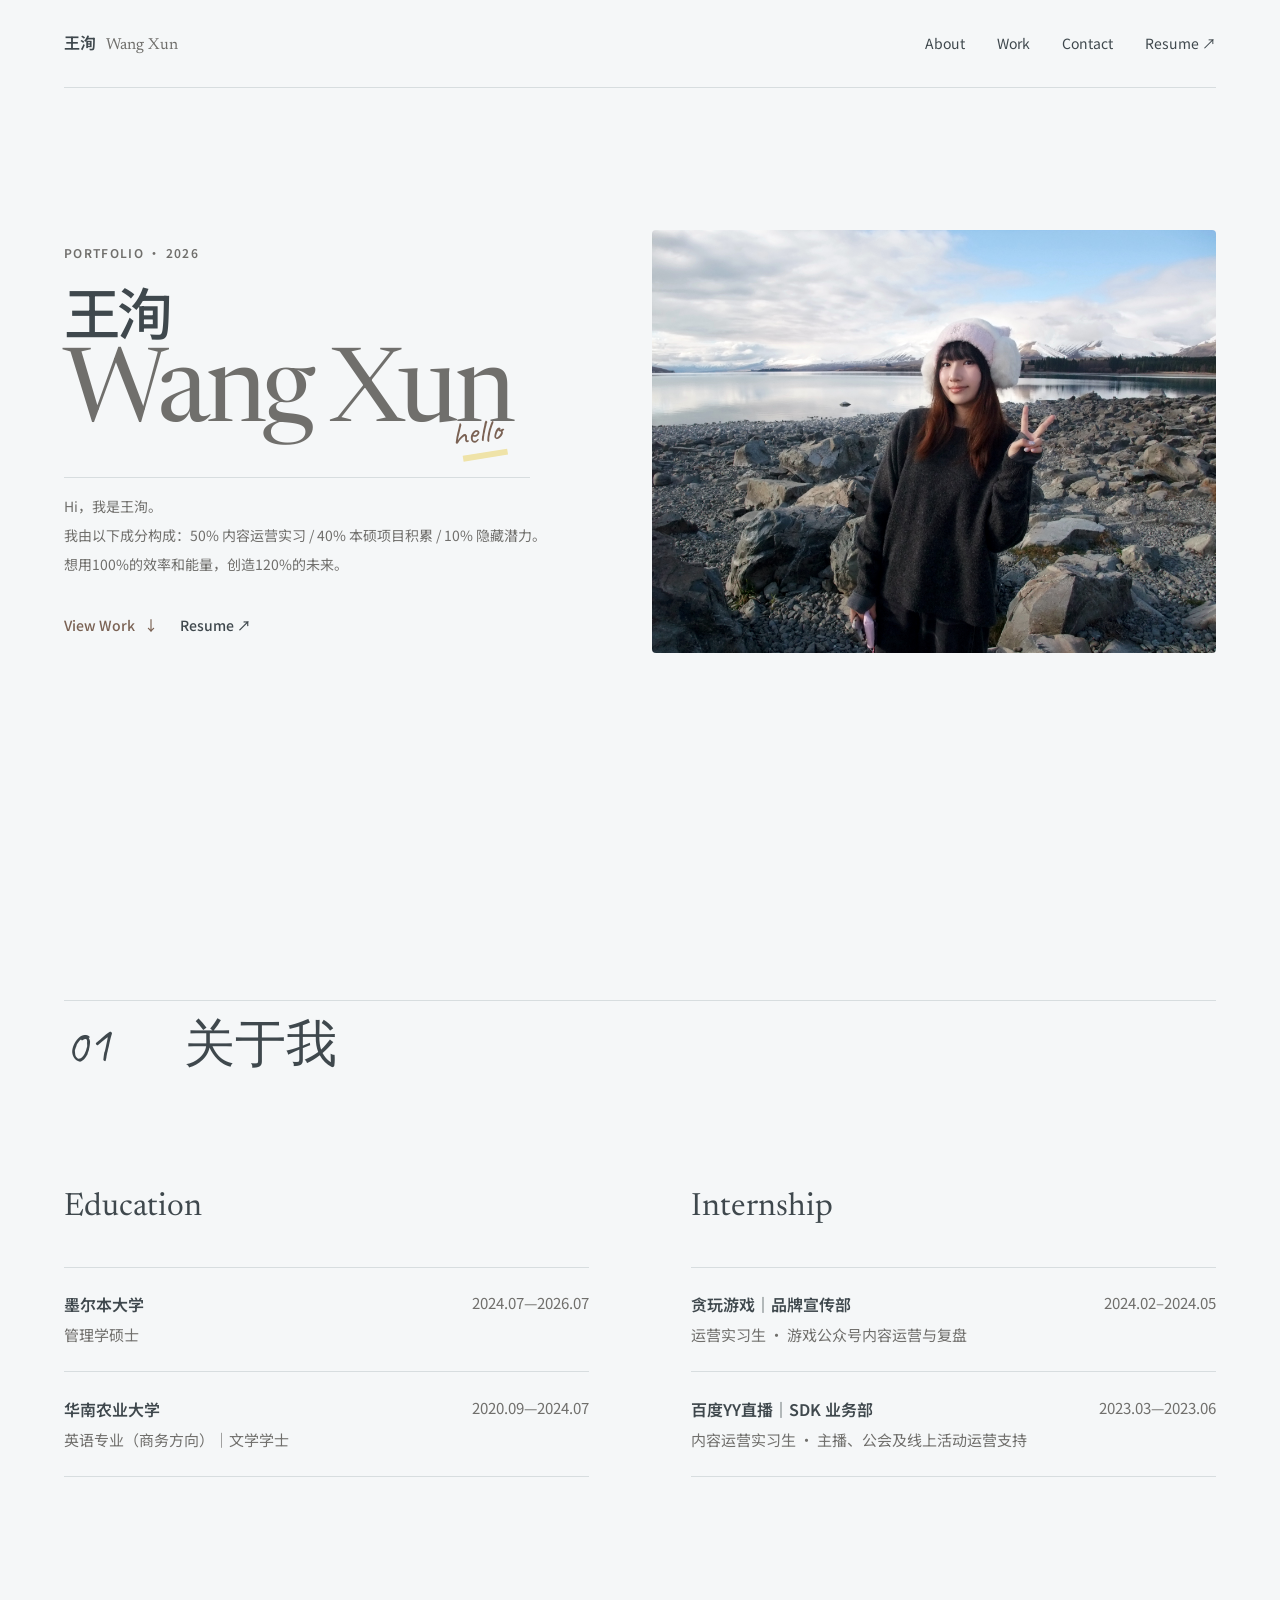
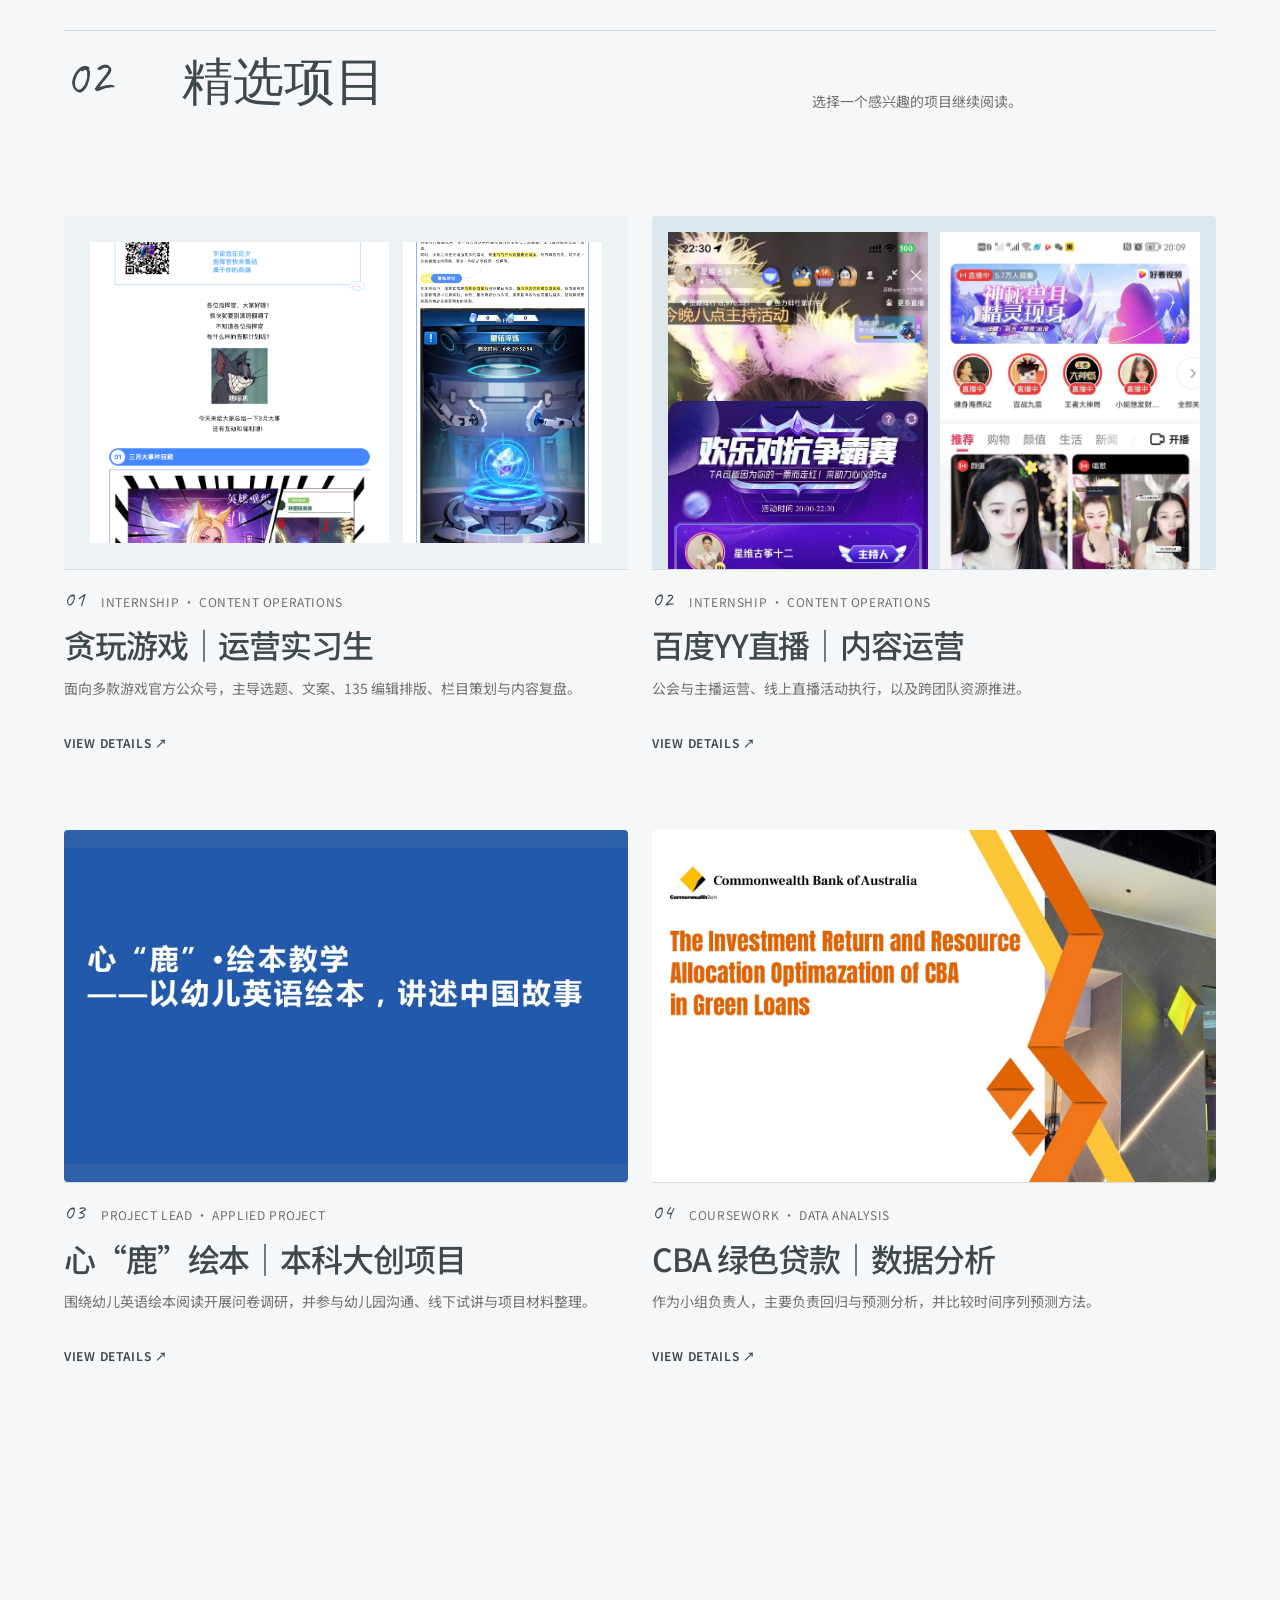
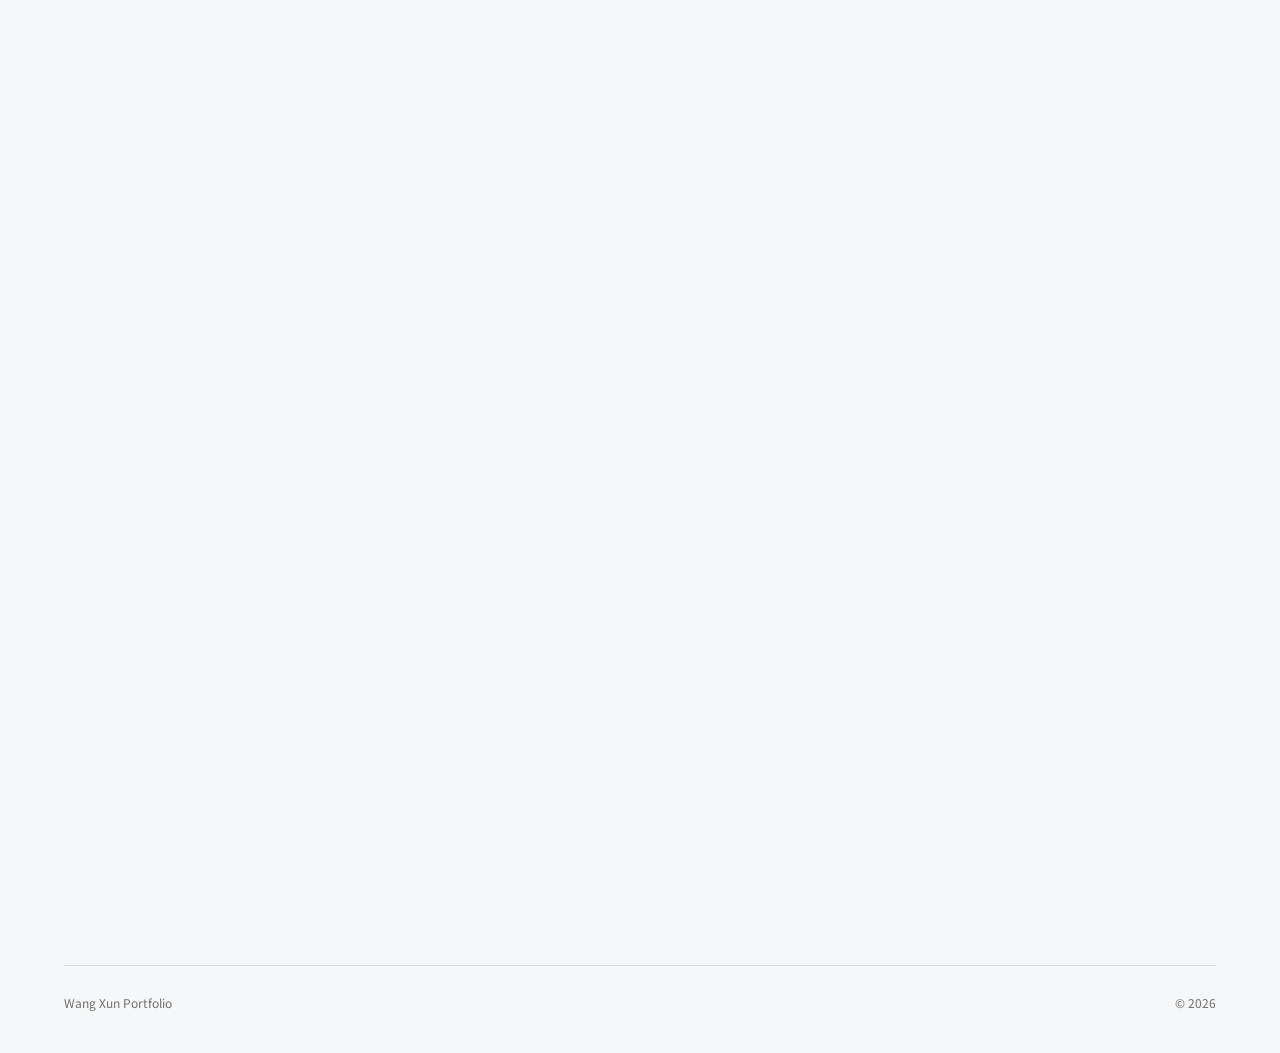
<file: index.html>
<!doctype html>
<html lang="zh-CN">
  <head>
    <meta charset="UTF-8" />
    <meta name="viewport" content="width=device-width, initial-scale=1" />
    <meta name="description" content="王洵的个人求职作品集。" />
    <title>王洵 Wang Xun｜个人作品集</title>
    <link rel="icon" href="favicon.svg" type="image/svg+xml" />
    <link rel="stylesheet" href="styles.css?v=20260921-cba" />
    <script src="site-config.js" defer></script>
    <script src="script.js" defer></script>
  </head>
  <body>
    <a class="skip-link" href="#main">跳到主要内容</a>
    <header class="site-header">
      <a class="brand" href="index.html" aria-label="返回首页">
        <span>王洵</span><span class="brand__latin">Wang Xun</span>
      </a>
      <button class="menu-button" type="button" data-menu-toggle aria-expanded="false" aria-controls="site-nav">Menu</button>
      <nav class="site-nav" id="site-nav" data-nav data-open="false" aria-label="主要导航">
        <a href="#about">About</a>
        <a href="#selected-work">Work</a>
        <a href="#contact">Contact</a>
        <a href="resume/Wang_Xun_Resume_CN.pdf" data-resume>Resume ↗</a>
      </nav>
    </header>

    <main id="main">
      <section class="hero section-shell">
        <div class="hero__copy" data-reveal>
          <p class="eyebrow">Portfolio · 2026</p>
          <div class="hero__name">
            <h1><span>王洵</span><em>Wang Xun</em></h1>
            <span class="hand-note" aria-hidden="true">hello</span>
          </div>
          <div class="hero__placeholder" aria-label="个人介绍">
            <p><span class="hero__intro-line">Hi，我是王洵。</span><span class="hero__intro-line">我由以下成分构成：50% 内容运营实习 / 40% 本硕项目积累 / 10% 隐藏潜力。</span><span class="hero__intro-line">想用100%的效率和能量，创造120%的未来。</span></p>
          </div>
          <div class="hero__actions">
            <a class="text-link text-link--primary" href="#selected-work">View Work <span>↓</span></a>
            <a class="text-link" href="resume/Wang_Xun_Resume_CN.pdf" data-resume>Resume ↗</a>
          </div>
        </div>
        <figure class="hero__figure" data-reveal>
          <img src="assets/profile/profile-photo.jpg" alt="王洵在湖泊与雪山前的个人照片" fetchpriority="high" />
        </figure>
      </section>

      <section class="about section-shell" id="about" aria-labelledby="about-title">
        <header class="section-heading section-heading--compact" data-reveal>
          <p class="section-number" aria-hidden="true">01</p>
          <div><h2 id="about-title">关于我</h2></div>
        </header>
        <div class="about-grid">
          <section class="resume-summary" aria-labelledby="education-title" data-reveal>
            <h3 id="education-title">Education</h3>
            <article><div><h4>墨尔本大学</h4><p>管理学硕士</p></div><time>2024.07—2026.07</time></article>
            <article><div><h4>华南农业大学</h4><p>英语专业（商务方向）｜文学学士</p></div><time>2020.09—2024.07</time></article>
          </section>
          <section class="resume-summary" aria-labelledby="internship-title" data-reveal>
            <h3 id="internship-title">Internship</h3>
            <article><div><h4>贪玩游戏｜品牌宣传部</h4><p>运营实习生 · 游戏公众号内容运营与复盘</p></div><time>2024.02–2024.05</time></article>
            <article><div><h4>百度YY直播｜SDK 业务部</h4><p>内容运营实习生 · 主播、公会及线上活动运营支持</p></div><time>2023.03—2023.06</time></article>
          </section>
        </div>
      </section>

      <section class="work-section section-shell" id="selected-work" aria-labelledby="work-title">
        <header class="section-heading" data-reveal>
          <p class="section-number" aria-hidden="true">02</p>
          <div>
            <h2 id="work-title">精选项目</h2>
          </div>
          <p class="section-intro">选择一个感兴趣的项目继续阅读。</p>
        </header>

        <div class="editorial-grid">
          <a class="project project--tanwan" href="case-tanwan.html" data-reveal>
            <div class="project__media tanwan-collage">
              <div class="longshot-slice longshot-slice--orange"><img src="assets/projects/tanwan/monthly-recap.png" alt="圣魂纷争月度大事回顾公众号文章局部" /></div>
              <div class="longshot-slice longshot-slice--blue"><img src="assets/projects/tanwan/planner-talk.png" alt="圣魂纷争策划面对面公众号文章局部" /></div>
            </div>
            <div class="project__caption">
              <div><span class="project__index">01</span><span>Internship · Content Operations</span></div>
              <h3>贪玩游戏｜运营实习生</h3>
              <p>面向多款游戏官方公众号，主导选题、文案、135 编辑排版、栏目策划与内容复盘。</p>
              <span class="project__action">VIEW DETAILS ↗</span>
            </div>
          </a>

          <a class="project project--yy" href="case-baidu-yy.html" data-reveal>
            <div class="project__media yy-pair">
              <img src="assets/projects/yy/event-ranking.jpg" alt="百度YY直播公开活动榜单页面" loading="lazy" />
              <img src="assets/projects/yy/platform-entry.jpg" alt="百度YY直播公开内容入口" loading="lazy" />
            </div>
            <div class="project__caption">
              <div><span class="project__index">02</span><span>Internship · Content Operations</span></div>
              <h3>百度YY直播｜内容运营</h3>
              <p>公会与主播运营、线上直播活动执行，以及跨团队资源推进。</p>
              <span class="project__action">VIEW DETAILS ↗</span>
            </div>
          </a>

          <a class="project project--heart" href="case-heart-deer.html" data-reveal>
            <div class="project__media project__media--heart-slide">
              <img src="assets/projects/heart-deer/completion/full/slide-01.jpg" alt="心鹿绘本教学结题汇报封面" loading="lazy" />
            </div>
            <div class="project__caption project__caption--wide">
              <div><span class="project__index">03</span><span>Project Lead · Applied Project</span></div>
              <h3>心“鹿”绘本｜本科大创项目</h3>
              <p>围绕幼儿英语绘本阅读开展问卷调研，并参与幼儿园沟通、线下试讲与项目材料整理。</p>
              <span class="project__action">VIEW DETAILS ↗</span>
            </div>
          </a>

          <a class="project project--cba" href="case-cba.html" data-reveal>
            <div class="project__media project__media--cba-cover">
              <img src="assets/projects/cba/cba-cover.jpg" alt="CBA 绿色贷款数据分析项目演示文稿封面" loading="lazy" />
            </div>
            <div class="project__caption">
              <div><span class="project__index">04</span><span>Coursework · Data Analysis</span></div>
              <h3>CBA 绿色贷款｜数据分析</h3>
              <p>作为小组负责人，主要负责回归与预测分析，并比较时间序列预测方法。</p>
              <span class="project__action">VIEW DETAILS ↗</span>
            </div>
          </a>

        </div>
      </section>

      <section class="more-work section-shell" aria-labelledby="more-title">
        <header class="section-heading section-heading--compact" data-reveal>
          <p class="section-number" aria-hidden="true">03</p>
          <div><h2 id="more-title">更多作品</h2></div>
        </header>
        <div class="more-grid">
          <a class="mini-project" href="more-work.html?project=starbucks" data-reveal>
            <img src="assets/projects/starbucks/customer-journey.png" alt="墨尔本学生 Starbucks 用户旅程图" loading="lazy" />
            <div><span>Coursework · Customer Journey</span><h3>Starbucks｜Customer Journey</h3></div>
          </a>
          <a class="mini-project mini-project--xbox" href="more-work.html?project=xbox" data-reveal>
            <img src="assets/projects/xbox/xbox-analysis.png" alt="Xbox 竞争分析 A1 海报" loading="lazy" />
            <div><span>Coursework · Business Analysis</span><h3>Xbox｜竞争与用户价值分析</h3></div>
          </a>
          <a class="mini-project mini-project--woolworths" href="more-work.html?project=woolworths" data-reveal>
            <img src="assets/projects/woolworths/proposal-cover-01.jpg" alt="Woolworths 课程咨询方案封面" loading="lazy" />
            <div><span>Coursework · Consulting Proposal</span><h3>Woolworths｜课程咨询 Proposal</h3></div>
          </a>
          <a class="mini-project mini-project--posters" href="more-work.html?project=posters" data-reveal>
            <div class="poster-pair">
              <img src="assets/projects/posters/knowledge-competition.jpg" alt="百科知识竞赛海报" loading="lazy" />
              <img src="assets/projects/posters/qingyichai.jpg" alt="青衣钗活动海报" loading="lazy" />
            </div>
            <div><span>Independent · Visual Design</span><h3>高中校园视觉海报</h3></div>
          </a>
        </div>
      </section>

      <section class="contact section-shell" id="contact" data-reveal>
        <p class="hand-note contact__note" aria-hidden="true">keep in touch</p>
        <p class="eyebrow">Resume & Contact</p>
        <h2>谢谢你看到这里。</h2>
        <div class="contact__links">
          <a class="text-link text-link--primary" href="resume/Wang_Xun_Resume_CN.pdf" data-resume>View Resume ↗</a>
          <a class="text-link" href="resume/Wang_Xun_Resume_CN.pdf" data-resume-download>Download PDF ↓</a>
          <a class="text-link" href="mailto:cynthiawangxun22@163.com">cynthiawangxun22@163.com</a>
        </div>
      </section>
    </main>

    <footer class="site-footer section-shell">
      <span>Wang Xun Portfolio</span><span>© <span data-year></span></span>
    </footer>
  </body>
</html>
</file>
<file: styles.css>
@font-face {
  font-family: "Noto Sans SC";
  src: url("fonts/NotoSansSC-Variable.ttf") format("truetype");
  font-style: normal;
  font-weight: 100 900;
  font-display: swap;
}

@font-face {
  font-family: "Newsreader";
  src: url("fonts/Newsreader-Variable.ttf") format("truetype");
  font-style: normal;
  font-weight: 200 800;
  font-display: swap;
}

@font-face {
  font-family: "Caveat";
  src: url("fonts/Caveat-Variable.ttf") format("truetype");
  font-style: normal;
  font-weight: 400 700;
  font-display: swap;
}

:root {
  --color-bg: #f5f7f8;
  --color-surface: #fbfcfc;
  --color-surface-muted: #edf2f4;
  --color-mist-blue: #dce8ee;
  --color-text: #3f484d;
  --color-text-muted: #706f6c;
  --color-accent: #7a6254;
  --color-line: #d7dddf;
  --color-highlight: #efe3a8;
  --color-focus: #526d79;
  --font-body: "Noto Sans SC", "PingFang SC", "Microsoft YaHei", system-ui, sans-serif;
  --font-display: "Newsreader", "Noto Serif SC", "Songti SC", Georgia, serif;
  --font-hand: "Caveat", "Bradley Hand", cursive;
  --page-max: 1320px;
  --page-pad-desktop: clamp(3rem, 5vw, 5rem);
  --page-pad-tablet: 2rem;
  --page-pad-mobile: 1.25rem;
  --text-xs: 0.75rem;
  --text-sm: 0.875rem;
  --text-base: 1rem;
  --text-lg: 1.125rem;
  --text-xl: clamp(1.55rem, 2.5vw, 2.25rem);
  --text-2xl: clamp(2.25rem, 4vw, 3.5rem);
  --text-display: clamp(4.25rem, 8vw, 7.25rem);
  --line-body: 1.76;
  --line-heading: 1.04;
  --space-section: clamp(7rem, 12vw, 11rem);
  --space-section-mobile: 5rem;
  --radius-image: 0.25rem;
  --border-thin: 1px solid var(--color-line);
  --hover-duration: 220ms;
  --enter-duration: 480ms;
  --ease-soft: cubic-bezier(0.22, 1, 0.36, 1);
}

*, *::before, *::after { box-sizing: border-box; }
html { scroll-behavior: smooth; }
body { margin: 0; background: var(--color-bg); color: var(--color-text); font-family: var(--font-body); font-size: var(--text-base); line-height: var(--line-body); -webkit-font-smoothing: antialiased; }
img { display: block; max-width: 100%; }
a { color: inherit; text-decoration: none; }
button { color: inherit; font: inherit; }
h1, h2, h3, h4, p, figure, dl, dd { margin: 0; }
h1, h2, h3 { text-wrap: balance; }
p { text-wrap: pretty; }
:focus-visible { outline: 2px solid var(--color-focus); outline-offset: 5px; }
.visually-hidden { position: absolute; width: 1px; height: 1px; overflow: hidden; clip: rect(0 0 0 0); white-space: nowrap; }
.skip-link { position: fixed; z-index: 100; top: 0.75rem; left: 0.75rem; padding: 0.7rem 1rem; background: var(--color-text); color: var(--color-surface); transform: translateY(-160%); transition: transform var(--hover-duration); }
.skip-link:focus { transform: translateY(0); }
.section-shell { width: min(calc(100% - (2 * var(--page-pad-desktop))), var(--page-max)); margin-inline: auto; }
.eyebrow { color: var(--color-text-muted); font-size: var(--text-xs); font-weight: 600; letter-spacing: 0.11em; text-transform: uppercase; }
.hand-note { font-family: var(--font-hand); font-size: clamp(1.5rem, 2.6vw, 2.5rem); color: var(--color-accent); transform: rotate(-7deg); }

.site-header { position: relative; z-index: 20; display: flex; align-items: center; justify-content: space-between; width: min(calc(100% - (2 * var(--page-pad-desktop))), var(--page-max)); min-height: 5.5rem; margin-inline: auto; border-bottom: var(--border-thin); }
.brand { display: flex; align-items: baseline; gap: 0.65rem; font-weight: 600; }
.brand__latin { color: var(--color-text-muted); font-family: var(--font-display); font-weight: 400; }
.site-nav { display: flex; align-items: center; gap: clamp(1.25rem, 2.5vw, 2.5rem); font-size: var(--text-sm); }
.site-nav a, .text-link, .inline-button { position: relative; }
.site-nav a::after, .text-link::after, .inline-button::after { position: absolute; right: 0; bottom: -0.25rem; left: 0; height: 1px; background: currentColor; content: ""; transform: scaleX(0); transform-origin: right; transition: transform var(--hover-duration) var(--ease-soft); }
.site-nav a:hover::after, .text-link:hover::after, .inline-button:hover::after { transform: scaleX(1); transform-origin: left; }
.menu-button { display: none; border: 0; background: none; }

[data-reveal] { opacity: 0; transform: translateY(12px); transition: opacity var(--enter-duration) var(--ease-soft), transform var(--enter-duration) var(--ease-soft); }
[data-reveal].is-visible { opacity: 1; transform: translateY(0); }

.hero { display: grid; grid-template-columns: repeat(12, minmax(0, 1fr)); gap: 1.5rem; align-items: center; min-height: calc(94svh - 5.5rem); padding-block: clamp(3.5rem, 6.8vw, 6rem); }
.hero__copy { grid-column: 1 / span 5; align-self: center; }
.hero__copy, .hero__figure { margin-top: -3.25rem; }
.hero__name { position: relative; margin-top: 1.3rem; }
.hero__name h1 { font-weight: 500; line-height: 1; }
.hero__name h1 span { display: block; margin-bottom: clamp(0.85rem, 1.2vw, 1.15rem); font-size: clamp(2.35rem, 4.4vw, 4.25rem); letter-spacing: -0.05em; line-height: 0.95; }
.hero__name h1 em { display: block; color: var(--color-text-muted); font-family: var(--font-display); font-size: var(--text-display); font-style: normal; font-weight: 400; letter-spacing: -0.035em; line-height: 0.86; }
.hero__name .hand-note { position: absolute; right: 6%; bottom: -1.25rem; }
.hero__name .hand-note::after { position: absolute; z-index: -1; right: -0.15rem; bottom: 0.2rem; width: 2.8rem; height: 0.35rem; background: var(--color-highlight); content: ""; transform: rotate(-2deg); }
.hero__placeholder { max-width: 31rem; margin-top: 2.25rem; padding-top: 1rem; border-top: var(--border-thin); }
.hero__placeholder p { color: var(--color-text-muted); font-size: var(--text-sm); line-height: 1.75; }
.hero__intro-line { display: block; }
.hero__intro-line + .hero__intro-line { margin-top: 0.28rem; }

@media (min-width: 1280px) {
  .hero__intro-line { white-space: nowrap; }
}
.hero__actions { display: flex; gap: 1.4rem; margin-top: 2.25rem; }
.text-link { display: inline-flex; align-items: center; gap: 0.55rem; width: fit-content; padding-bottom: 0.15rem; font-size: var(--text-sm); font-weight: 500; }
.text-link--primary { color: var(--color-accent); }
.hero__figure { grid-column: 7 / -1; }
.hero__figure img { width: 100%; aspect-ratio: 4 / 3; border-radius: var(--radius-image); object-fit: cover; object-position: center; }

.work-section, .more-work, .about { padding-top: var(--space-section); }
.section-heading { display: grid; grid-template-columns: 0.7fr 4.5fr 3fr; gap: 1.5rem; align-items: end; margin-bottom: clamp(4rem, 8vw, 7rem); padding-top: 1.4rem; border-top: var(--border-thin); }
.section-heading h2 { margin-top: 0.45rem; font-family: var(--font-display); font-size: var(--text-2xl); font-weight: 400; line-height: var(--line-heading); }
.section-number { align-self: start; color: var(--color-text); font-family: var(--font-hand); font-size: clamp(2.75rem, 4vw, 4.5rem); line-height: 0.8; transform: rotate(-5deg); }
.section-intro { max-width: 27rem; color: var(--color-text-muted); font-size: var(--text-sm); }
.section-heading--compact { grid-template-columns: 0.7fr 7.5fr; }
.section-heading--compact h2 { margin-top: 0; }

.editorial-grid { display: grid; grid-template-columns: repeat(2, minmax(0, 1fr)); gap: clamp(4rem, 6vw, 5.5rem) 1.5rem; align-items: start; }
.project { display: flex; min-width: 0; flex-direction: column; }
a.project { cursor: pointer; }
.project--tanwan, .project--yy, .project--heart, .project--cba, .project--xbox, .project--woolworths { grid-column: auto; }
.project__media { width: 100%; aspect-ratio: 16 / 10; overflow: hidden; border-radius: var(--radius-image); background: var(--color-surface-muted); }
.project__media > img { width: 100%; height: 100%; object-fit: cover; transition: transform var(--hover-duration) var(--ease-soft); }
a.project:hover .project__media > img, a.project:hover .project__media img { transform: scale(1.012); }
.project__media--framed { padding: clamp(1rem, 2vw, 1.75rem); background: var(--color-surface-muted); }
.project__media--framed img { object-fit: contain; }
.project--cba .project__media--cba-cover img { object-fit: cover; object-position: left center; transform: none; }
.project--cba:hover .project__media--cba-cover img { transform: scale(1.012); }
.project--heart .project__media img { object-position: center 28%; }
.project__media--heart-cover { padding: clamp(1rem, 2vw, 1.75rem); background: var(--color-surface-muted); }
.project--heart .project__media--heart-cover img { object-fit: contain; object-position: center; }
.project__media--heart-slide { background: #2e61aa; }
.project--heart .project__media--heart-slide img { object-fit: contain; object-position: center; }
.project__media--poster { background: var(--color-mist-blue); }
.project__media--poster img { padding: clamp(0.9rem, 1.6vw, 1.4rem); object-fit: contain; object-position: center; }
.project--woolworths .project__media img { object-position: center; }
.project__media--wide { aspect-ratio: 16 / 10; }
.project__caption { display: flex; min-height: 11.5rem; flex-direction: column; padding-top: 1.3rem; border-top: var(--border-thin); }
.project__caption > div { display: flex; flex-wrap: wrap; gap: 0.7rem 1rem; color: var(--color-text-muted); font-size: var(--text-xs); letter-spacing: 0.05em; text-transform: uppercase; }
.project__index { color: var(--color-text); font-family: var(--font-hand); font-size: 1.35rem; line-height: 0.7; }
.project__caption h3 { margin-top: 0.85rem; font-size: var(--text-xl); font-weight: 500; letter-spacing: -0.035em; line-height: 1.2; }
.project__caption p { max-width: 38rem; margin-top: 0.75rem; color: var(--color-text-muted); font-size: var(--text-sm); }
.project__action { display: inline-block; margin-top: auto; padding-top: 1.2rem; font-size: var(--text-xs); font-weight: 600; letter-spacing: 0.06em; text-transform: uppercase; }
.project__action--muted { color: var(--color-text-muted); font-weight: 400; }
.project--upcoming { cursor: default; }
.tanwan-collage { display: grid; grid-template-columns: 1.2fr 0.8fr; gap: 0.85rem; padding: clamp(1rem, 2vw, 1.75rem); background: var(--color-surface-muted); }
.longshot-slice { position: relative; height: 100%; overflow: hidden; background: var(--color-surface); }
.longshot-slice img { width: 100%; height: auto; transition: transform var(--hover-duration) var(--ease-soft); }
.longshot-slice--orange img { transform: translateY(-4%); }
.longshot-slice--blue { align-self: stretch; height: 100%; }
.longshot-slice--blue img { transform: translateY(-22%); }
a.project:hover .longshot-slice--orange img { transform: translateY(-4%) scale(1.012); }
a.project:hover .longshot-slice--blue img { transform: translateY(-22%) scale(1.012); }
.yy-pair { display: grid; grid-template-columns: 1fr 1fr; gap: 0.75rem; padding: 1rem; background: var(--color-mist-blue); }
.yy-pair img { width: 100%; aspect-ratio: 9 / 16; object-fit: cover; object-position: top; }

.more-grid { display: grid; grid-template-columns: repeat(4, minmax(0, 1fr)); gap: 1.5rem; align-items: stretch; }
.mini-project { display: grid; height: 100%; grid-template-rows: auto minmax(5.5rem, 1fr); gap: 1.25rem; align-content: start; }
.mini-project > img { width: 100%; aspect-ratio: 4 / 3; object-fit: cover; object-position: top; background: var(--color-surface-muted); }
.mini-project:first-child > img { object-position: center 22%; }
.mini-project--xbox > img, .mini-project--woolworths > img { padding: 0; object-fit: cover; }
.mini-project--xbox > img { object-position: center top; }
.mini-project--woolworths > img { object-position: center 18%; }
.mini-project > div:last-child { padding-top: 1rem; border-top: var(--border-thin); }
.mini-project span, .mini-project p { color: var(--color-text-muted); font-size: var(--text-xs); }
.mini-project h3 { margin-block: 0.45rem; font-size: 1.35rem; font-weight: 500; }
.mini-project > img, .mini-project .poster-pair { transition: opacity var(--hover-duration) var(--ease-soft); }
.mini-project:hover > img, .mini-project:hover .poster-pair { opacity: 0.9; }
.mini-project:hover h3 { color: var(--color-accent); }
.poster-pair { display: grid; grid-template-columns: 1fr 0.82fr; gap: 0.8rem; align-items: end; }
.poster-pair { width: 100%; height: auto; aspect-ratio: 4 / 3; padding: 1rem; background: var(--color-surface-muted); }
.poster-pair img { width: 100%; height: 100%; min-height: 0; aspect-ratio: 2 / 3; object-fit: cover; }

.about { padding-bottom: 0; }
.about-grid { display: grid; grid-template-columns: 1fr 1fr; gap: clamp(3rem, 8vw, 8rem); }
.resume-summary h3 { margin-bottom: 2rem; font-family: var(--font-display); font-size: 2rem; font-weight: 400; }
.resume-summary article { display: flex; justify-content: space-between; gap: 2rem; padding-block: 1.4rem; border-top: var(--border-thin); }
.resume-summary article:last-child { border-bottom: var(--border-thin); }
.resume-summary h4 { font-size: var(--text-base); font-weight: 600; }
.resume-summary p, .resume-summary time { margin-top: 0.25rem; color: var(--color-text-muted); font-size: 0.9375rem; }
.resume-summary time { flex: none; margin-top: 0; }

.contact { position: relative; margin-bottom: clamp(5rem, 9vw, 8rem); padding-block: clamp(4rem, 8vw, 7rem); border-block: var(--border-thin); }
.contact h2 { margin-top: 0.75rem; font-family: var(--font-display); font-size: var(--text-2xl); font-weight: 400; }
.contact__links { display: flex; flex-wrap: wrap; gap: 1.5rem 2.5rem; margin-top: 2.25rem; }
.contact__note { position: absolute; top: 2rem; right: 6%; }
.site-footer { display: flex; justify-content: space-between; padding-block: 1.6rem 2.5rem; border-top: var(--border-thin); color: var(--color-text-muted); font-size: var(--text-xs); }

/* Case study */
.case-hero { display: grid; grid-template-columns: repeat(12, minmax(0, 1fr)); gap: 1.5rem; padding-block: clamp(3.25rem, 6vw, 5.5rem); }
.case-hero__title { grid-column: 1 / span 7; }
.case-hero__title h1 { margin-top: 0.75rem; font-size: clamp(2.9rem, 5.2vw, 4.8rem); font-weight: 500; letter-spacing: -0.05em; line-height: 1; }
.case-hero__title h1 span, .case-hero__title h1 em { display: block; }
.case-hero__title h1 em { margin-top: 0.18em; font-family: var(--font-display); font-style: normal; font-weight: 400; }
.case-hero__kicker { width: fit-content; margin-top: 1rem; padding-bottom: 0.25rem; border-bottom: 1px solid var(--color-accent); color: var(--color-text-muted); font-size: var(--text-sm); letter-spacing: 0.06em; }
.case-hero__summary { max-width: 39rem; margin-top: 1.4rem; color: var(--color-text-muted); font-size: var(--text-base); }
.case-meta { grid-column: 9 / -1; align-self: end; }
.case-meta div { display: grid; grid-template-columns: 4.5rem 1fr; gap: 1rem; padding-block: 0.65rem; border-top: var(--border-thin); }
.case-meta div:last-child { border-bottom: var(--border-thin); }
.case-meta dt { color: var(--color-text-muted); font-size: var(--text-xs); text-transform: uppercase; letter-spacing: 0.08em; }
.case-meta dd { font-size: var(--text-sm); }

.case-section { display: grid; grid-template-columns: repeat(12, minmax(0, 1fr)); gap: 1.5rem; padding-top: clamp(4rem, 7vw, 6rem); }
.case-section--role { border-top: var(--border-thin); }
.case-section__number { grid-column: 1; color: var(--color-text); font-family: var(--font-hand); font-size: 2.6rem; line-height: 1; transform: rotate(-5deg); }
.case-section__heading { grid-column: 2 / span 3; }
.case-section__heading h2 { font-family: var(--font-display); font-size: var(--text-xl); font-weight: 400; line-height: 1.12; }
.case-section__body { grid-column: 6 / -1; }
.case-page--cba .case-section { column-gap: 1rem; }
.prose { max-width: 43rem; }
.prose p + p { margin-top: 1.2rem; }
.prose p { color: var(--color-text-muted); }
.ownership { display: grid; grid-template-columns: 1fr 1fr; gap: 1px; margin-top: 3.5rem; background: var(--color-line); border: var(--border-thin); }
.ownership article { padding: clamp(1.5rem, 3vw, 2.25rem); background: var(--color-surface); }
.ownership article:last-child { background: var(--color-surface-muted); }
.ownership h3 { font-size: var(--text-base); font-weight: 600; }
.ownership article > p:last-child { max-width: 34rem; margin-top: 0.55rem; color: var(--color-text-muted); font-size: var(--text-sm); }
.process-list { display: grid; grid-column: 6 / -1; grid-template-columns: repeat(2, minmax(0, 1fr)); gap: 0 1.5rem; margin: 0; padding: 0; list-style: none; }
.process-list li { display: grid; grid-template-columns: 2.5rem 1fr; gap: 0.75rem; padding-block: 1rem; border-bottom: var(--border-thin); }
.process-list li:nth-child(-n + 2) { border-top: var(--border-thin); }
.process-list li > span { color: var(--color-text); font-family: var(--font-display); }
.process-list h3 { font-size: var(--text-base); font-weight: 600; }
.process-list p { margin-top: 0.2rem; color: var(--color-text-muted); font-size: var(--text-sm); }
.case-responsibilities { display: grid; grid-column: 6 / -1; margin: 0; padding: 0; border-top: var(--border-thin); list-style: none; }
.case-responsibilities li { padding-block: 1rem; border-bottom: var(--border-thin); color: var(--color-text-muted); }
.case-responsibilities strong { color: var(--color-text); font-weight: 600; }
.heart-ownership-note { padding-bottom: 1.25rem; border-bottom: var(--border-thin); color: var(--color-text-muted); }
.heart-ownership-note strong { color: var(--color-text); font-weight: 600; }
.heart-responsibilities { grid-column: auto; margin-top: 0; border-top: 0; }
.heart-stats { display: grid; grid-template-columns: repeat(3, minmax(0, 1fr)); margin-bottom: 1.5rem; border-block: var(--border-thin); }
.heart-stats article { min-width: 0; padding: 1.25rem clamp(1rem, 2vw, 1.5rem); }
.heart-stats article + article { border-left: var(--border-thin); }
.heart-stats strong { display: block; font-family: var(--font-display); font-size: clamp(1.8rem, 3vw, 2.5rem); font-weight: 400; line-height: 1; }
.heart-stats span { display: block; margin-top: 0.55rem; color: var(--color-text-muted); font-size: var(--text-xs); }
.heart-practice-note { color: var(--color-text-muted); }
.cba-methods { display: grid; margin: 0; padding: 0; border-top: var(--border-thin); list-style: none; }
.cba-methods li { display: grid; grid-template-columns: 2.75rem 1fr; gap: 0.9rem; padding-block: 1rem; border-bottom: var(--border-thin); }
.cba-methods li > span { color: var(--color-text-muted); font-family: var(--font-display); }
.cba-methods h3 { font-size: var(--text-base); font-weight: 600; }
.cba-methods p { margin-top: 0.25rem; color: var(--color-text-muted); font-size: var(--text-sm); }
.cba-chart-grid { display: grid; grid-template-columns: repeat(2, minmax(0, 1fr)); gap: clamp(2.5rem, 5vw, 4.5rem) 1.5rem; }
.cba-chart { min-width: 0; padding-top: 1.1rem; border-top: var(--border-thin); }
.cba-chart--wide { grid-column: 1 / -1; }
.cba-chart figcaption h3 { font-size: var(--text-lg); font-weight: 600; }
.cba-chart figcaption p { margin-top: 0.2rem; color: var(--color-text-muted); font-size: var(--text-xs); }
.cba-chart img { width: 100%; margin-top: 1rem; background: var(--color-surface-muted); }
.cba-chart__note { margin-top: 0.9rem; color: var(--color-text-muted); font-size: var(--text-sm); }
.cba-chart small, .cba-regression small { display: block; margin-top: 0.55rem; color: var(--color-text-muted); font-size: var(--text-xs); line-height: 1.6; }
.cba-regression { margin-top: clamp(4rem, 7vw, 6rem); padding-top: 1.2rem; border-top: var(--border-thin); }
.cba-regression > header { display: grid; grid-template-columns: minmax(10rem, 0.8fr) minmax(0, 1.8fr); gap: 1.5rem; align-items: start; }
.cba-regression > header h3 { font-family: var(--font-display); font-size: var(--text-xl); font-weight: 400; }
.cba-regression > header p, .cba-regression__note { color: var(--color-text-muted); font-size: var(--text-sm); }
.cba-regression__rows { display: grid; grid-template-columns: repeat(3, minmax(0, 1fr)); margin-top: 2rem; border-block: var(--border-thin); }
.cba-regression__rows article { min-width: 0; padding: 1.4rem; }
.cba-regression__rows article + article { border-left: var(--border-thin); }
.cba-regression__rows h4 { margin: 0; font-size: var(--text-base); font-weight: 600; }
.cba-equation { margin-top: 0.7rem; font-family: var(--font-display); font-size: 1.22rem; line-height: 1.3; }
.cba-regression dl { margin-top: 1rem; }
.cba-regression dl div { display: flex; justify-content: space-between; gap: 1rem; padding-block: 0.35rem; border-top: var(--border-thin); font-size: var(--text-xs); }
.cba-regression dt { color: var(--color-text-muted); }
.cba-regression__note { margin-top: 1.2rem; }
.cba-download { display: flex; align-items: center; justify-content: space-between; gap: 2rem; margin-top: clamp(3rem, 5vw, 4.5rem); padding-block: 1.2rem; border-block: var(--border-thin); }
.cba-download strong, .cba-download span { display: block; }
.cba-download span { margin-top: 0.15rem; color: var(--color-text-muted); font-size: var(--text-xs); }
.cba-findings { grid-column: auto; }
.case-page--cba .document-gallery { grid-template-columns: repeat(4, minmax(0, 1fr)); }

/* More work archive */
.archive-hero { padding-block: clamp(4.5rem, 8vw, 7rem) clamp(3.5rem, 6vw, 5.33rem); }
.archive-hero h1 { margin-top: 0.75rem; font-family: var(--font-display); font-size: clamp(3.25rem, 7vw, 6rem); font-weight: 400; letter-spacing: -0.045em; line-height: 0.96; }
.archive-hero > p:last-of-type { max-width: 38rem; margin-top: 1.4rem; color: var(--color-text-muted); }
.archive-project-nav { display: flex; flex-wrap: wrap; gap: 0.35rem 0.8rem; margin-top: 2.4rem; color: var(--color-text-muted); font-size: var(--text-sm); }
.archive-project-nav a { padding-bottom: 0.16rem; border-bottom: 1px solid transparent; }
.archive-project-nav a:hover, .archive-project-nav a[aria-current="page"] { border-bottom-color: currentColor; color: var(--color-accent); }
.archive-list { display: flex; flex-direction: column; }
.archive-project { order: 1; padding-top: var(--space-section); }
.archive-list .archive-project:first-child { padding-top: clamp(4.75rem, 8vw, 7.25rem); }
.archive-project__header { display: flex; align-items: end; justify-content: space-between; gap: 2rem; margin-bottom: 2rem; padding-top: 1.15rem; border-top: var(--border-thin); }
.archive-project__header h2 { margin-top: 0.6rem; font-family: var(--font-display); font-size: var(--text-xl); font-weight: 400; line-height: 1.12; }
.archive-project__header > span { flex: none; color: var(--color-text-muted); font-size: var(--text-xs); }
.more-work-page .archive-gallery { display: grid; grid-template-columns: repeat(4, minmax(0, 1fr)); gap: clamp(0.8rem, 1.5vw, 1.25rem); align-items: start; }
.more-work-page .archive-gallery--single { grid-template-columns: minmax(0, 1fr); max-width: 52rem; }
.archive-gallery--single-portrait { max-width: 27rem; }
.archive-gallery--landscape .document-card__window { aspect-ratio: 16 / 9; }
.archive-gallery--portrait .document-card__window { aspect-ratio: 210 / 297; }
.archive-gallery .document-card__window { background: var(--color-surface-muted); }
.archive-gallery .document-card__window img { width: 100%; height: 100%; object-fit: contain; object-position: center; }
.archive-gallery--xbox .document-card__window img { object-fit: cover; object-position: center top; }

.case-gallery { padding-top: 0; }
.case-section--gallery-heading { margin-bottom: 3.5rem; }
.case-section__intro p { font-size: var(--text-sm); }
.gallery-group + .gallery-group { margin-top: clamp(4rem, 7vw, 6rem); }
.gallery-group__header { display: flex; align-items: baseline; justify-content: space-between; margin-bottom: 1.25rem; padding-bottom: 0.75rem; border-bottom: var(--border-thin); }
.gallery-group__header h3 { font-size: var(--text-lg); font-weight: 600; }
.gallery-group__header span { color: var(--color-text-muted); font-size: var(--text-xs); }
.thumbnail-grid { display: grid; grid-template-columns: repeat(5, minmax(0, 1fr)); gap: clamp(0.85rem, 1.6vw, 1.25rem); align-items: start; }
.gallery-card { min-width: 0; }
.gallery-card__preview { position: relative; display: block; width: 100%; padding: 0; overflow: hidden; border: var(--border-thin); background: var(--color-surface-muted); cursor: zoom-in; text-align: left; }
.gallery-card__window { position: relative; display: block; aspect-ratio: 9 / 16; overflow: hidden; }
.gallery-card__window::after { position: absolute; right: 0; bottom: 0; left: 0; height: 3rem; background: linear-gradient(to bottom, transparent, rgb(251 252 252 / 0.92)); content: ""; pointer-events: none; }
.gallery-card__window img { width: 100%; height: auto; transition: transform var(--hover-duration) var(--ease-soft); }
.gallery-card__preview:hover .gallery-card__window img { transform: scale(1.012); }
.gallery-card__hint { position: absolute; right: 0.75rem; bottom: 0.75rem; padding: 0.35rem 0.55rem; background: var(--color-surface); color: var(--color-accent); font-size: var(--text-xs); }
.yy-gallery { display: grid; grid-template-columns: repeat(3, minmax(0, 1fr)); gap: clamp(1rem, 2vw, 1.5rem); }
.yy-gallery-card__window { aspect-ratio: 4 / 5; padding: clamp(0.75rem, 1.5vw, 1.15rem); background: var(--color-surface-muted); }
.yy-gallery-card__window::after { display: none; }
.yy-gallery-card__window img { width: 100%; height: 100%; object-fit: contain; object-position: center; }
.yy-gallery-card__index { position: absolute; top: 0.75rem; left: 0.75rem; padding: 0.28rem 0.5rem; background: rgb(251 252 252 / 0.94); color: var(--color-text-muted); font-family: var(--font-display); font-size: var(--text-xs); }
.document-set + .document-set { margin-top: clamp(4rem, 7vw, 6.5rem); }
.document-set__header { display: flex; align-items: baseline; justify-content: space-between; margin-bottom: 1.25rem; padding-bottom: 0.85rem; border-bottom: var(--border-thin); }
.document-set__header h3 { font-family: var(--font-display); font-size: var(--text-lg); font-weight: 500; }
.document-gallery { display: grid; grid-template-columns: repeat(5, minmax(0, 1fr)); gap: clamp(0.75rem, 1.3vw, 1.1rem); align-items: start; }
.document-card { min-width: 0; }
.document-card .gallery-card__preview { background: var(--color-surface-muted); }
.document-card__window { display: grid; width: 100%; place-items: center; overflow: hidden; }
.document-gallery--portrait .document-card__window { aspect-ratio: 210 / 297; }
.document-gallery--landscape .document-card__window { aspect-ratio: 16 / 9; }
.document-card__window::after { display: none; }
.document-card__window img { width: 100%; height: 100%; object-fit: contain; object-position: center; transition: transform var(--hover-duration) var(--ease-soft); }
.document-card__page { position: absolute; right: 0.45rem; bottom: 0.45rem; min-width: 2rem; padding: 0.25rem 0.4rem; background: rgb(251 252 252 / 0.94); color: var(--color-text-muted); font-family: var(--font-display); font-size: var(--text-xs); line-height: 1; text-align: center; }
.article-feature { display: grid; grid-template-columns: minmax(0, 1.35fr) minmax(17rem, 0.65fr); gap: clamp(2rem, 5vw, 5rem); align-items: end; margin-bottom: clamp(6rem, 11vw, 10rem); }
.article-feature--large { grid-template-columns: minmax(0, 1.7fr) minmax(18rem, 0.55fr); }
.article-feature--reverse { grid-template-columns: minmax(17rem, 0.65fr) minmax(0, 1.35fr); }
.article-feature--reverse .article-crop { grid-column: 2; grid-row: 1; }
.article-feature--reverse .article-copy { grid-column: 1; grid-row: 1; }
.article-pair { display: grid; grid-template-columns: 1fr 0.78fr; gap: clamp(2rem, 7vw, 7rem); align-items: start; }
.article-feature--offset { padding-top: 9rem; }
.article-pair .article-feature { display: block; }
.article-pair .article-copy { margin-top: 1.5rem; }
.article-crop { position: relative; height: clamp(28rem, 52vw, 46rem); overflow: hidden; background: var(--color-surface); border-radius: var(--radius-image); }
.article-crop--tall { height: clamp(34rem, 60vw, 53rem); }
.article-crop--wide { height: clamp(25rem, 43vw, 38rem); }
.article-crop img { width: 100%; height: auto; transform: translateY(var(--offset, 0)); }
.article-copy > span { color: var(--color-text-muted); font-size: var(--text-xs); letter-spacing: 0.05em; text-transform: uppercase; }
.article-copy h3 { margin-top: 0.75rem; font-size: var(--text-xl); font-weight: 500; }
.article-copy p { margin-top: 1rem; color: var(--color-text-muted); font-size: var(--text-sm); }
.inline-button { margin-top: 1.4rem; padding: 0 0 0.15rem; border: 0; background: none; cursor: pointer; font-size: var(--text-sm); font-weight: 500; }
.case-navigation { display: grid; grid-template-columns: 1fr 1fr; margin-block: var(--space-section) 4rem; border-block: var(--border-thin); }
.case-navigation > * { display: flex; flex-direction: column; justify-content: center; min-height: 9rem; padding: 2rem 0; }
.case-navigation > * + * { padding-left: clamp(2rem, 6vw, 6rem); border-left: var(--border-thin); }
.case-navigation span, .case-navigation small { color: var(--color-text-muted); font-size: var(--text-xs); text-transform: uppercase; letter-spacing: 0.07em; }
.case-navigation strong { margin-top: 0.55rem; font-size: var(--text-lg); font-weight: 500; }
.case-navigation small { margin-top: 0.35rem; text-transform: none; letter-spacing: 0; }

.lightbox { width: min(90vw, 900px); max-height: 90svh; padding: 0; border: var(--border-thin); background: var(--color-surface); color: var(--color-text); }
.lightbox[open] { display: flex; flex-direction: column; }
.lightbox::backdrop { background: rgb(40 50 56 / 0.78); }
.lightbox__header { position: sticky; z-index: 2; top: 0; display: flex; flex: none; align-items: center; justify-content: space-between; gap: 1rem; padding: 1rem 1.25rem; border-bottom: var(--border-thin); background: var(--color-surface); }
.lightbox__header h2 { min-width: 0; overflow: hidden; font-size: var(--text-base); font-weight: 500; text-overflow: ellipsis; white-space: nowrap; }
.lightbox__controls { display: flex; flex: none; align-items: center; gap: 0.9rem; }
.lightbox__header button { min-height: 2.25rem; padding: 0.25rem; border: 0; background: none; cursor: pointer; font-size: var(--text-sm); }
.lightbox__body { min-height: 0; overflow: auto; }
.lightbox__body img { width: 100%; }
.lightbox--contain { width: min(92vw, 1080px); height: 90svh; }
.lightbox--contain .lightbox__body { display: grid; flex: 1; place-items: center; overflow: hidden; padding: 1rem; background: var(--color-surface-muted); }
.lightbox--contain .lightbox__body img { width: auto; height: auto; max-width: calc(92vw - 2rem); max-height: calc(90svh - 6.5rem); object-fit: contain; }

@media (max-width: 1024px) {
  .section-shell, .site-header { width: calc(100% - (2 * var(--page-pad-tablet))); }
  .hero { min-height: auto; padding-block: 4rem 5.5rem; }
  .hero__copy { grid-column: 1 / span 6; }
  .hero__figure { grid-column: 7 / -1; }
  .more-grid { grid-template-columns: repeat(2, minmax(0, 1fr)); }
  .thumbnail-grid { grid-template-columns: repeat(3, minmax(0, 1fr)); }
  .yy-gallery { grid-template-columns: repeat(2, minmax(0, 1fr)); }
  .document-gallery { grid-template-columns: repeat(3, minmax(0, 1fr)); }
  .case-page--cba .document-gallery { grid-template-columns: repeat(3, minmax(0, 1fr)); }
  .more-work-page .archive-gallery { grid-template-columns: repeat(3, minmax(0, 1fr)); }
  .more-work-page .archive-gallery--single { grid-template-columns: minmax(0, 1fr); }
}

@media (max-width: 760px) {
  :root { --space-section: var(--space-section-mobile); }
  .section-shell, .site-header { width: calc(100% - (2 * var(--page-pad-mobile))); }
  .site-header { min-height: 4.75rem; }
  .menu-button { display: block; min-width: 2.75rem; min-height: 2.75rem; cursor: pointer; }
  .site-nav { position: absolute; top: 4.75rem; right: 0; left: 0; display: none; flex-direction: column; align-items: flex-start; gap: 0; padding: 1rem var(--page-pad-mobile) 1.5rem; border-bottom: var(--border-thin); background: var(--color-bg); }
  .site-nav[data-open="true"] { display: flex; }
  .site-nav a { width: 100%; padding-block: 0.75rem; }
  .hero { display: flex; flex-direction: column; align-items: stretch; gap: 3.25rem; padding-block: 4rem 5.25rem; }
  .hero__copy { display: contents; }
  .hero__copy > .eyebrow, .hero__name { order: 1; }
  .hero__figure { order: 2; }
  .hero__figure { margin-top: 0; }
  .hero__placeholder, .hero__actions { order: 3; }
  .hero__name h1 em { font-size: clamp(3.6rem, 19vw, 5.1rem); }
  .hero__name h1 span { margin-bottom: 0.8rem; }
  .hero__name .hand-note { right: 10%; }
  .hero__figure img { aspect-ratio: 4 / 3; }
  .hero__placeholder { margin-top: -1.5rem; }
  .hero__actions { margin-top: -1.25rem; }
  .section-heading, .section-heading--compact { grid-template-columns: 3.5rem 1fr; margin-bottom: 3.5rem; }
  .section-intro { grid-column: 2; margin-top: 1rem; }
  .editorial-grid { display: block; }
  .project, .project--yy, .project--xbox { margin-bottom: 4.5rem; padding-top: 0; }
  .project--heart .project__caption { margin-top: 0; }
  .project__caption { min-height: 0; }
  .project__action { margin-top: 0; }
  .tanwan-collage { height: auto; }
  .more-grid, .about-grid { grid-template-columns: 1fr; gap: 4rem; }
  .mini-project--posters { grid-template-columns: 1fr; }
  .resume-summary article { flex-direction: column; gap: 0.5rem; }
  .contact__note { top: 1rem; right: 2%; }
  .contact__links { flex-direction: column; align-items: flex-start; }
  .site-footer { flex-wrap: wrap; gap: 0.5rem 1rem; }
  .case-hero { display: block; padding-block: 3.25rem 4rem; }
  .case-hero__title h1 { font-size: clamp(2.6rem, 10.5vw, 3.7rem); }
  .case-hero__summary { font-size: var(--text-base); }
  .case-meta { margin-top: 2.25rem; }
  .case-section { display: grid; grid-template-columns: 3.5rem 1fr; gap: 1rem; }
  .case-section__number { grid-column: 1; }
  .case-section__heading { grid-column: 2; }
  .case-section__body, .process-list, .case-responsibilities { grid-column: 2; margin-top: 1.25rem; }
  .process-list { grid-template-columns: 1fr; }
  .process-list li:nth-child(-n + 2) { border-top: 0; }
  .process-list li:first-child { border-top: var(--border-thin); }
  .ownership { grid-template-columns: 1fr; }
  .heart-stats { grid-template-columns: 1fr; }
  .heart-stats article + article { border-top: var(--border-thin); border-left: 0; }
  .cba-chart-grid { grid-template-columns: 1fr; }
  .cba-chart--wide { grid-column: auto; }
  .cba-regression > header { grid-template-columns: 1fr; gap: 0.75rem; }
  .cba-regression__rows { grid-template-columns: 1fr; }
  .cba-regression__rows article + article { border-top: var(--border-thin); border-left: 0; }
  .cba-download { align-items: flex-start; flex-direction: column; gap: 1rem; }
  .thumbnail-grid { grid-template-columns: repeat(2, minmax(0, 1fr)); gap: 1rem; }
  .yy-gallery { grid-template-columns: 1fr; }
  .yy-gallery-card__window { aspect-ratio: 4 / 5; }
  .document-gallery { grid-template-columns: repeat(2, minmax(0, 1fr)); }
  .case-page--cba .document-gallery { grid-template-columns: repeat(2, minmax(0, 1fr)); }
  .archive-hero { padding-block: 3.5rem 3rem; }
  .archive-list .archive-project:first-child { padding-top: 3.5rem; }
  .archive-project__header { align-items: flex-start; flex-direction: column; gap: 0.65rem; }
  .more-work-page .archive-gallery { grid-template-columns: repeat(2, minmax(0, 1fr)); }
  .more-work-page .archive-gallery--single { grid-template-columns: minmax(0, 1fr); max-width: none; }
  .more-work-page .archive-gallery--single-portrait { max-width: 19rem; }
  .lightbox__header { align-items: flex-start; flex-direction: column; gap: 0.45rem; padding: 0.75rem 1rem; }
  .lightbox__header h2 { width: 100%; }
  .lightbox__controls { width: 100%; justify-content: space-between; }
  .lightbox__header button { min-height: 2.75rem; }
  .lightbox--contain .lightbox__body img { max-height: calc(90svh - 9rem); }
  .case-navigation { grid-template-columns: 1fr; }
  .case-navigation > * + * { padding-left: 0; border-top: var(--border-thin); border-left: 0; }
}

@media (prefers-reduced-motion: reduce) {
  html { scroll-behavior: auto; }
  *, *::before, *::after { scroll-behavior: auto !important; transition-duration: 0.01ms !important; animation-duration: 0.01ms !important; animation-iteration-count: 1 !important; }
  [data-reveal] { opacity: 1; transform: none; }
}
</file>
